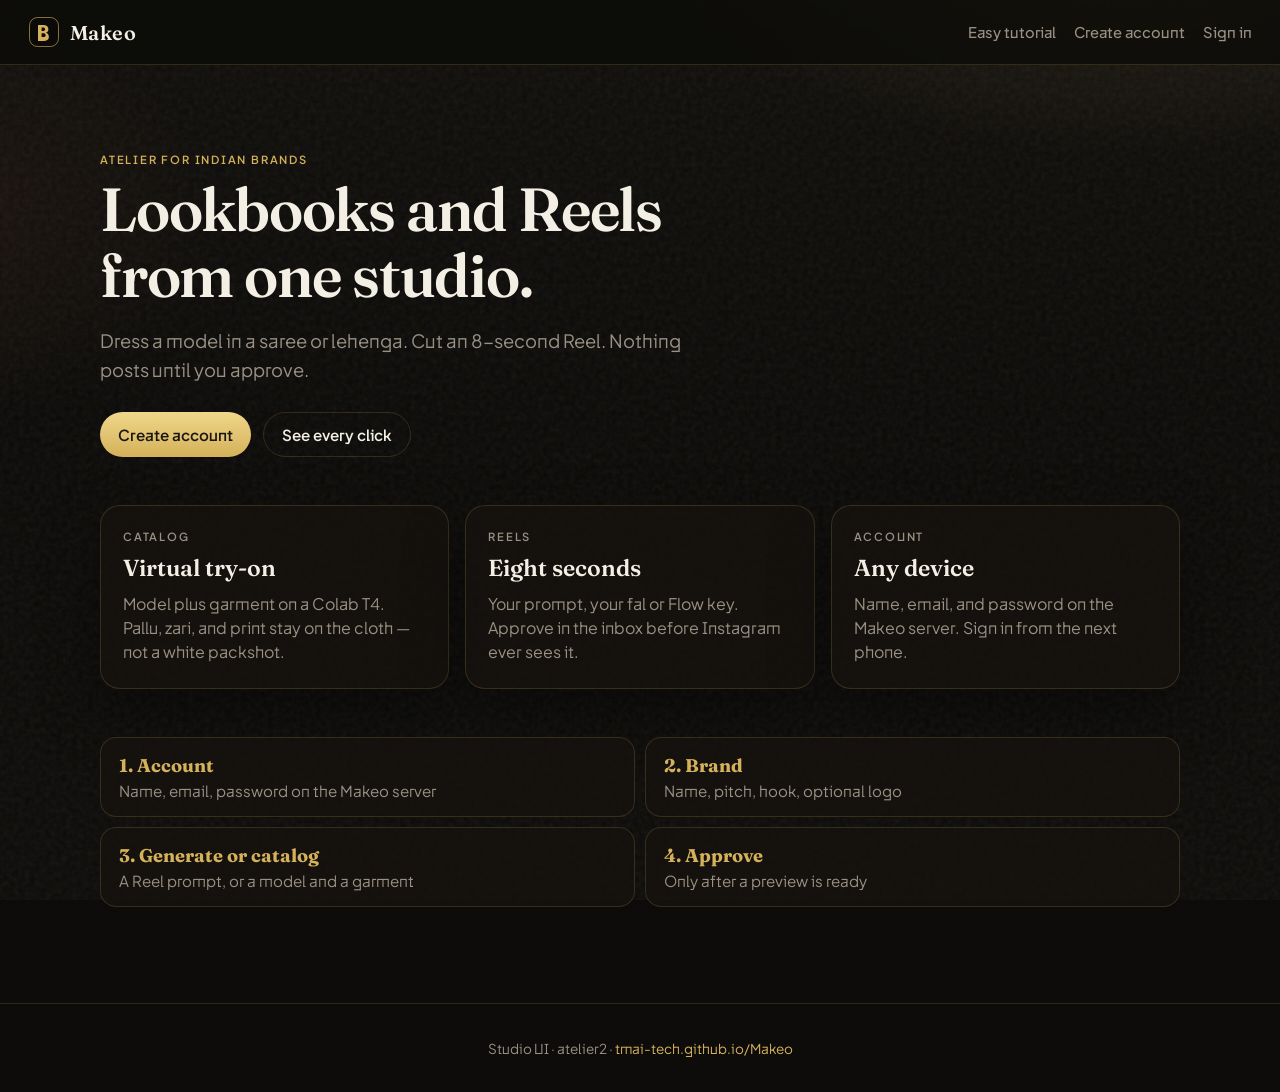
<file: web/index.html>
<!DOCTYPE html>
<html lang="en">
<head>
  <meta charset="UTF-8" />
  <meta name="viewport" content="width=device-width, initial-scale=1, viewport-fit=cover" />
  <meta name="theme-color" content="#0B0A08" />
  <meta name="color-scheme" content="dark" />
  <meta name="description" content="Makeo — lookbooks and 8-second Reels for Indian brands. Approve before anything posts." />
  <meta name="mobile-web-app-capable" content="yes" />
  <meta name="apple-mobile-web-app-capable" content="yes" />
  <meta name="apple-mobile-web-app-status-bar-style" content="black-translucent" />
  <meta name="apple-mobile-web-app-title" content="Makeo" />
  <link rel="manifest" href="manifest.webmanifest" />
  <link rel="icon" href="assets/icon.svg" type="image/svg+xml" />
  <link rel="apple-touch-icon" href="assets/icon.svg" />
  <title>Makeo</title>
  <link rel="preconnect" href="https://fonts.googleapis.com" />
  <link rel="preconnect" href="https://fonts.gstatic.com" crossorigin />
  <link href="https://fonts.googleapis.com/css2?family=Fraunces:opsz,wght@9..144,500;9..144,600;9..144,700&family=Plus+Jakarta+Sans:wght@400;500;600;700&display=swap" rel="stylesheet" />
  <meta http-equiv="Cache-Control" content="no-cache" />
  <link rel="stylesheet" href="assets/styles.css?v=atelier2" />
</head>
<body>
  <div id="app"></div>
  <script src="assets/app.js?v=atelier2"></script>
</body>
</html>
</file>
<file: web/assets/styles.css>
:root {
  --bg: #0b0a08;
  --bg-2: #12100d;
  --fg: #f4efe4;
  --mut: #9a9184;
  --line: rgba(212, 177, 90, 0.18);
  --gold: #d4b15a;
  --gold-2: #f0d78a;
  --card: rgba(22, 19, 15, 0.78);
  --ok: #86c49a;
  --bad: #d46a6a;
  --ink: #1a1610;
  --serif: "Fraunces", "Times New Roman", serif;
  --sans: "Plus Jakarta Sans", system-ui, sans-serif;
  --shadow: 0 24px 60px rgba(0, 0, 0, 0.35);
  --radius: 20px;
}
* { box-sizing: border-box; }
html, body {
  margin: 0; padding: 0; min-height: 100%;
  background: var(--bg); color: var(--fg);
  font-family: var(--sans);
  font-feature-settings: "ss01" on;
}
body {
  background:
    radial-gradient(900px 480px at 88% -10%, rgba(212, 177, 90, 0.14), transparent 55%),
    radial-gradient(700px 420px at -10% 20%, rgba(140, 80, 40, 0.12), transparent 50%),
    linear-gradient(180deg, #100e0b 0%, var(--bg) 38%, #0d0c0a 100%);
}
body::before {
  content: "";
  position: fixed; inset: 0; pointer-events: none; z-index: 0; opacity: 0.07;
  background-image: url("data:image/svg+xml,%3Csvg viewBox='0 0 200 200' xmlns='http://www.w3.org/2000/svg'%3E%3Cfilter id='n'%3E%3CfeTurbulence type='fractalNoise' baseFrequency='.85' numOctaves='4' stitchTiles='stitch'/%3E%3C/filter%3E%3Crect width='100%25' height='100%25' filter='url(%23n)'/%3E%3C/svg%3E");
}
#app { position: relative; z-index: 1; min-height: 100vh; display: flex; flex-direction: column; }
a { color: var(--gold); text-decoration: none; }
a:hover { color: var(--gold-2); }
.top {
  display: flex; justify-content: space-between; align-items: center;
  padding: 16px 28px; position: sticky; top: 0; z-index: 8; gap: 14px; flex-wrap: wrap;
  background: rgba(11, 10, 8, 0.72);
  backdrop-filter: blur(16px);
  border-bottom: 1px solid var(--line);
}
.brand {
  display: flex; align-items: center; gap: 10px;
  color: var(--fg); font-family: var(--serif); font-weight: 600;
  letter-spacing: 0.02em; font-size: 1.25rem;
}
.brand img { border-radius: 9px; }
nav { display: flex; gap: 18px; font-size: 0.92rem; align-items: center; flex-wrap: wrap; }
nav a { color: var(--mut); font-weight: 500; }
nav a:hover { color: var(--fg); }
nav .who { color: var(--gold); font-size: 0.82rem; letter-spacing: 0.02em; }
main { width: min(1080px, calc(100% - 40px)); margin: 0 auto; padding: 48px 0 96px; flex: 1; }
.hero { padding: 28px 0 12px; max-width: 46rem; }
.hero h1, h1 {
  font-family: var(--serif);
  font-weight: 600;
  font-size: clamp(2.2rem, 6vw, 3.8rem);
  line-height: 1.08;
  letter-spacing: -0.02em;
  margin: 10px 0 16px;
}
.eyebrow {
  color: var(--gold); letter-spacing: 0.16em; text-transform: uppercase;
  font-size: 0.7rem; font-weight: 600;
}
.lead { color: var(--mut); font-size: 1.15rem; max-width: 38rem; line-height: 1.55; }
.actions { display: flex; gap: 12px; flex-wrap: wrap; margin-top: 28px; }
.actions.tight { margin-top: 0; }
.btn {
  display: inline-flex; align-items: center; justify-content: center;
  padding: 12px 18px; border-radius: 999px; font-weight: 600;
  border: 0; cursor: pointer; font-size: 0.95rem; font-family: inherit;
  transition: transform 0.15s ease, background 0.15s ease, border-color 0.15s ease;
}
.btn:hover { transform: translateY(-1px); }
.btn.primary { background: linear-gradient(180deg, var(--gold-2), var(--gold)); color: var(--ink); }
.btn.ghost { background: transparent; color: var(--fg); border: 1px solid var(--line); }
.btn.ghost:hover { border-color: var(--gold); }
.btn.ok { background: #24543a; color: #d8ffe6; }
.btn.no, .btn.danger { background: transparent; color: #e8b4b4; border: 1px solid rgba(212, 106, 106, 0.35); }
.btn:disabled { opacity: 0.5; cursor: not-allowed; transform: none; }
.page-head {
  display: flex; justify-content: space-between; align-items: flex-end;
  gap: 16px; flex-wrap: wrap; margin-bottom: 22px;
}
.page-head h1 { margin: 6px 0 0; font-size: clamp(1.8rem, 4vw, 2.6rem); }
.pillar-grid, .brand-grid {
  display: grid; gap: 16px; margin: 36px 0 8px;
}
@media (min-width: 780px) {
  .pillar-grid { grid-template-columns: 1fr 1fr 1fr; }
  .brand-grid { grid-template-columns: 1fr 1fr; }
}
.pillar, .panel, .card, .how-step, .cat-log-card {
  background: var(--card);
  border: 1px solid var(--line);
  border-radius: var(--radius);
  box-shadow: var(--shadow);
}
.pillar { padding: 22px 22px 24px; }
.pillar h2 { font-family: var(--serif); font-size: 1.45rem; margin: 8px 0 10px; font-weight: 600; }
.pillar p { color: var(--mut); margin: 0; line-height: 1.5; }
.pipe { list-style: none; padding: 0; margin: 48px 0 0; display: grid; gap: 10px; }
@media (min-width: 780px) { .pipe { grid-template-columns: 1fr 1fr; } }
.pipe li {
  background: var(--card); border: 1px solid var(--line);
  border-radius: 16px; padding: 16px 18px; display: grid; gap: 4px;
}
.pipe strong { color: var(--gold); font-family: var(--serif); font-size: 1.15rem; }
.pipe span { color: var(--mut); font-size: 0.95rem; }
.panel { padding: 28px; }
.panel h1, .panel h2 { margin-top: 0; font-size: clamp(1.6rem, 3vw, 2.2rem); }
.muted, .mut { color: var(--mut); }
.error { color: #f0a0a0; }
.ok { color: var(--ok); }
label { display: block; margin: 16px 0 6px; color: var(--mut); font-size: 0.78rem;
  letter-spacing: 0.08em; text-transform: uppercase; font-weight: 600; }
.pw-wrap { display: flex; gap: 8px; align-items: center; }
.pw-wrap input { flex: 1; margin: 0; }
.pw-toggle {
  margin: 0; background: transparent; color: var(--mut);
  border: 1px solid var(--line); border-radius: 999px; padding: 10px 14px; cursor: pointer;
  font-family: inherit; font-size: 0.8rem;
}
.api-url { margin-bottom: 22px; padding-bottom: 18px; border-bottom: 1px solid var(--line); }
.api-url .status { color: var(--mut); font-size: 0.9rem; align-self: center; }
input, textarea, select {
  width: 100%; padding: 12px 14px; border-radius: 12px;
  border: 1px solid var(--line); background: #0d0c0a; color: var(--fg);
  font-family: inherit; font-size: 1rem;
}
input:focus, textarea:focus, select:focus {
  outline: none; border-color: var(--gold); box-shadow: 0 0 0 3px rgba(212, 177, 90, 0.15);
}
.grid { display: grid; gap: 16px; margin-top: 40px; }
@media (min-width: 700px) { .grid { grid-template-columns: 1fr 1fr 1fr; } }
.grid article, .card { padding: 18px; }
.card { margin: 0; }
.brand-card { display: grid; gap: 14px; }
.brand-card-main { display: flex; gap: 14px; align-items: center; color: inherit; }
.brand-card-main strong { display: block; font-family: var(--serif); font-size: 1.35rem; color: var(--fg); }
.card-links { display: flex; flex-wrap: wrap; gap: 8px 14px; font-size: 0.88rem; }
.logo-mark {
  width: 48px; height: 48px; border-radius: 12px; display: grid; place-items: center;
  background: #1b1712; border: 1px solid var(--line); color: var(--gold);
  font-family: var(--serif); font-size: 1.3rem;
}
.banner {
  background: rgba(42, 34, 12, 0.7); border: 1px solid var(--line); color: #f3e3b0;
  border-radius: 14px; padding: 12px 14px; margin: 0 0 20px; font-size: 0.9rem;
}
footer {
  border-top: 1px solid var(--line); padding: 22px 24px; text-align: center;
  color: var(--mut); font-size: 0.85rem;
}
code { color: var(--gold-2); font-size: 0.92em; }
.auth-layout {
  display: grid; gap: 28px; align-items: stretch;
}
@media (min-width: 860px) {
  .auth-layout { grid-template-columns: 0.9fr 1.1fr; gap: 40px; align-items: center; }
}
.auth-aside h1 { font-size: clamp(2rem, 4vw, 3rem); }
.auth-aside p { color: var(--mut); line-height: 1.55; max-width: 28rem; }
.reel {
  width: min(260px, 70vw); aspect-ratio: 9/16; border-radius: 18px;
  background: #000; margin: 12px auto; overflow: hidden; position: relative;
  display: flex; flex-direction: column; justify-content: flex-end;
  border: 1px solid var(--line);
}
.reel img, .reel video { width: 100%; height: 100%; object-fit: cover; position: absolute; inset: 0; }
.reel .end { position: relative; padding: 16px; background: linear-gradient(transparent, #000 70%); }
.reel .end .name { color: var(--gold); font-weight: 700; }
.steps { list-style: none; padding: 0; }
.steps li { padding: 8px 0; border-bottom: 1px solid var(--line); color: var(--mut); }
.steps li.on { color: var(--gold); }
.steps li.done { color: var(--ok); }
.pill, .worker {
  display: inline-flex; align-items: center; gap: 8px;
  font-size: 0.72rem; padding: 5px 10px; border-radius: 999px;
  background: #1b1712; color: var(--mut); text-transform: uppercase; letter-spacing: 0.08em;
  border: 1px solid var(--line); font-weight: 600;
}
.pill.wait, .worker.ok { color: var(--gold); }
.pill.posted { color: var(--ok); }
.pill.rej { color: #f88; }
.worker.ok { color: var(--ok); border-color: rgba(134, 196, 154, 0.35); }
.worker.bad { color: #e8b4b4; }
.row { display: flex; gap: 10px; flex-wrap: wrap; margin-top: 14px; align-items: center; }
.logo-preview { width: 48px; height: 48px; object-fit: contain; border-radius: 12px; background: #000; border: 1px solid var(--line); }
.cat-head { display: flex; justify-content: space-between; align-items: flex-end; gap: 16px; flex-wrap: wrap; margin-bottom: 18px; }
.cat-head h1 { margin: 6px 0 8px; font-size: clamp(1.8rem, 4vw, 2.6rem); }
.cat-grid { display: grid; gap: 16px; margin-top: 16px; }
@media (min-width: 860px) {
  .cat-grid { grid-template-columns: 1fr 1fr 1.05fr; }
}
.drop {
  position: relative; min-height: 280px; border: 1px dashed rgba(212, 177, 90, 0.35);
  border-radius: 18px; background: #100e0b; overflow: hidden;
  display: flex; align-items: center; justify-content: center; text-align: center;
}
.drop.has { border-style: solid; border-color: var(--line); }
.drop img { position: absolute; inset: 0; width: 100%; height: 100%; object-fit: cover; }
.drop .hint { position: relative; z-index: 1; color: var(--mut); padding: 16px; pointer-events: none; }
.drop.has .hint { background: linear-gradient(transparent, #000c); color: #eee; position: absolute; left: 0; right: 0; bottom: 0; padding: 12px; }
.drop input[type=file] { position: absolute; inset: 0; opacity: 0; cursor: pointer; z-index: 2; }
.cat-result {
  min-height: 280px; border-radius: 18px; background: #080706;
  border: 1px solid var(--line); display: flex; align-items: center; justify-content: center;
  overflow: hidden; aspect-ratio: 2/3;
}
.cat-result img { width: 100%; height: 100%; object-fit: contain; background: #000; }
.chips { display: flex; gap: 8px; flex-wrap: wrap; }
.chip {
  padding: 7px 13px; border-radius: 999px; border: 1px solid var(--line);
  background: transparent; color: var(--fg); cursor: pointer; font-size: 0.88rem;
  font-family: inherit;
}
.chip.on { background: var(--gold); color: var(--ink); border-color: var(--gold); font-weight: 700; }
.cat-shots { display: grid; gap: 12px; grid-template-columns: repeat(auto-fill, minmax(140px, 1fr)); margin-top: 16px; }
.cat-shots a { display: block; aspect-ratio: 2/3; border-radius: 12px; overflow: hidden; border: 1px solid var(--line); }
.cat-shots img { width: 100%; height: 100%; object-fit: cover; }
.cat-log-head { display: flex; justify-content: space-between; align-items: center; gap: 12px; flex-wrap: wrap; margin-top: 36px; }
.cat-log-head h2 { margin: 0; font-family: var(--serif); font-size: 1.6rem; }
.cat-log { display: grid; gap: 16px; grid-template-columns: repeat(auto-fill, minmax(180px, 1fr)); margin-top: 12px; }
.cat-log-card { overflow: hidden; padding: 0 0 10px; }
.cat-log-card > a { display: block; aspect-ratio: 2/3; }
.cat-log-card > a img { width: 100%; height: 100%; object-fit: cover; }
.cat-log-refs { display: flex; gap: 6px; padding: 8px 8px 0; }
.cat-log-refs img { width: 44px; height: 44px; object-fit: cover; border-radius: 6px; border: 1px solid var(--line); }
.cat-log-meta { color: var(--mut); font-size: 0.8rem; padding: 6px 8px 0; margin: 0; }
.cat-rate { display: flex; gap: 4px; padding: 8px; flex-wrap: wrap; }
.cat-rate .chip { padding: 2px 8px; font-size: 0.8rem; }
.worker-row input { flex: 1; min-width: 180px; }
.how { display: grid; gap: 16px; margin: 20px 0 32px; }
.how-step { padding: 18px 20px 20px; }
.how-step .n {
  display: inline-flex; align-items: center; justify-content: center;
  width: 28px; height: 28px; border-radius: 50%;
  background: var(--gold); color: var(--ink);
  font-weight: 800; margin-right: 8px; font-family: var(--sans); font-size: 0.85rem;
}
.how-step h3 { display: flex; align-items: center; margin: 0 0 8px; font-size: 1.15rem;
  font-family: var(--serif); font-weight: 600; }
.how-step p { margin: 8px 0; color: #ddd4c4; }
.how-step .click {
  background: rgba(42, 34, 8, 0.7); border-left: 3px solid var(--gold);
  padding: 10px 12px; border-radius: 10px; margin: 10px 0;
}
.how-step .click strong { color: var(--gold); }
.status { color: var(--mut); min-height: 1.2em; }
.empty { padding: 28px; border: 1px dashed var(--line); border-radius: var(--radius); text-align: center; }
@media (max-width: 640px) {
  .top { padding: 12px 16px; }
  main { width: calc(100% - 28px); padding-top: 28px; }
  .panel { padding: 20px; }
  .drop, .cat-result { min-height: 220px; }
}
</file>
